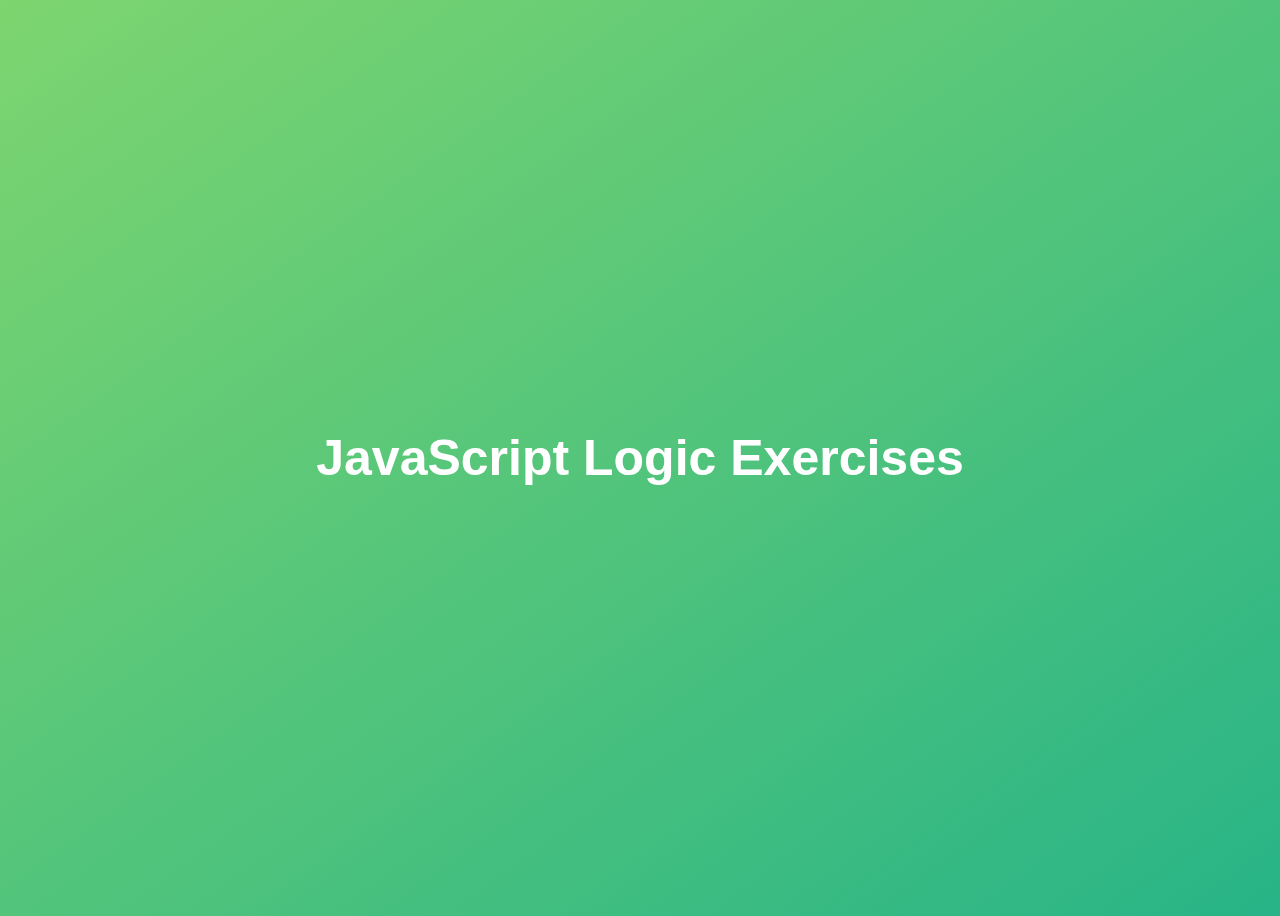
<file: index.html>
<!DOCTYPE html>
<html lang="en">

<head>

  <meta charset="UTF-8" />
  <meta name="viewport" content="width=device-width, initial-scale=1.0" />
  <meta http-equiv="X-UA-Compatible" content="ie=edge" />

  <title> JavaScript Logic Exercises </title>

  <style>
    body {
      height: 100vh;
      display: flex;
      align-items: center;
      background: linear-gradient(to top left, #28b487, #7dd56f);
    }

    h1 {
      font-family: sans-serif;
      font-size: 50px;
      line-height: 1.3;
      width: 100%;
      padding: 30px;
      text-align: center;
      color: white;
    }

    button {
      width: 50px;
      height: 20px;
      margin: 10px;
    }

    textarea {
      width: 300px;
      height: 100px;
    }
  </style>

</head>

<body>

  <h1>
    JavaScript Logic Exercises
  </h1>

  <script src="./codingChallenges/car.js"></script>

</body>

</html>
</file>
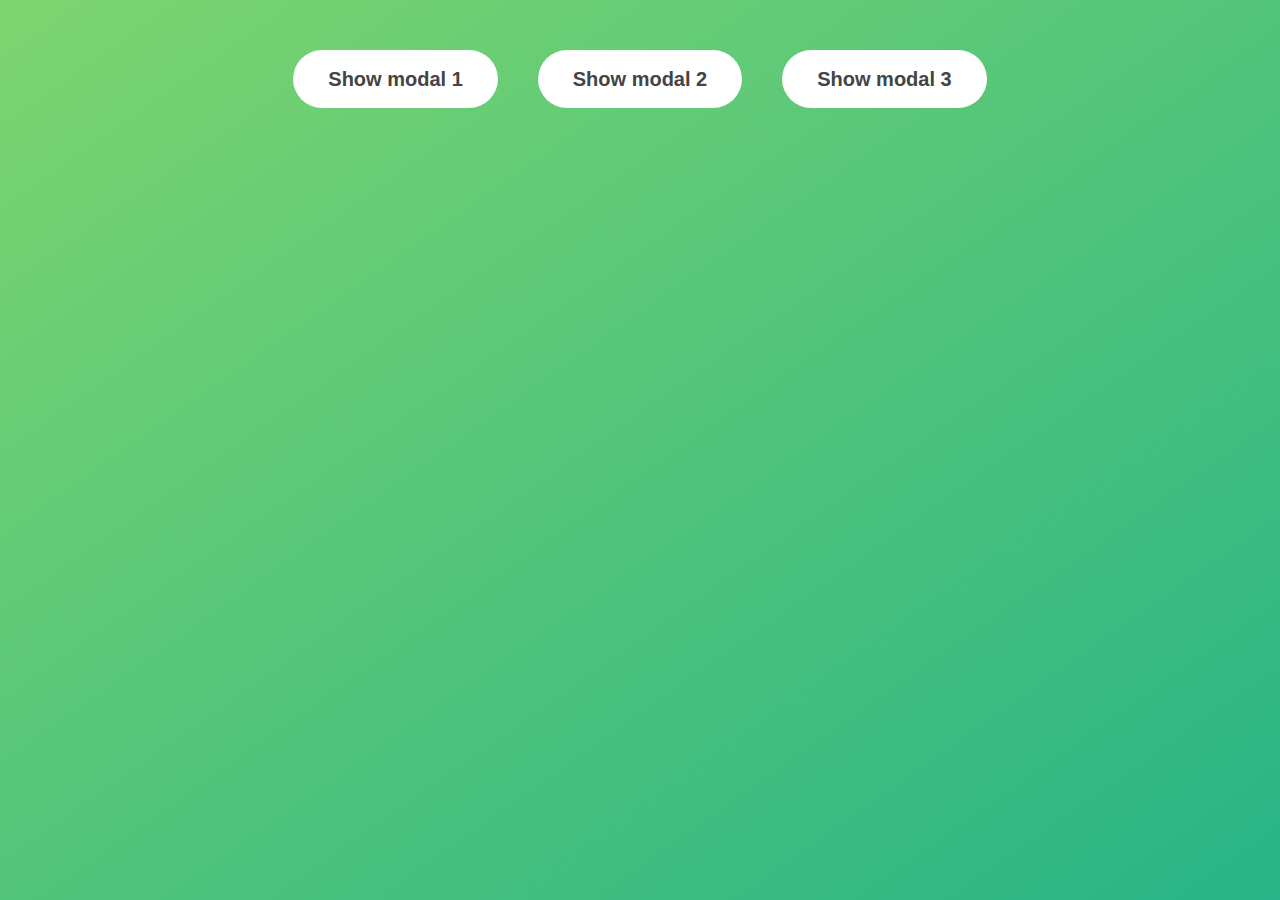
<file: modal/index.html>
<!DOCTYPE html>
<html lang="en">

  <head>

    <meta charset="UTF-8" />
    <meta name="viewport" content="width=device-width, initial-scale=1.0" />
    <meta http-equiv="X-UA-Compatible" content="ie=edge" />
    <link rel="stylesheet" href="style.css" />

    <title> Modal window </title>

  </head>

  <body>

    <button class="open-modal">Show modal 1</button>
    <button class="open-modal">Show modal 2</button>
    <button class="open-modal">Show modal 3</button>

    <div class="modal hidden">

      <button class="close-modal">&times;</button>

      <h1>
        I'm a modal window 😍
      </h1>

      <p>
        Lorem ipsum dolor sit amet, consectetur adipisicing elit, sed do eiusmod
        tempor incididunt ut labore et dolore magna aliqua. Ut enim ad minim
        veniam, quis nostrud exercitation ullamco laboris nisi ut aliquip ex ea
        commodo consequat. Duis aute irure dolor in reprehenderit in voluptate
        velit esse cillum dolore eu fugiat nulla pariatur. Excepteur sint
        occaecat cupidatat non proident, sunt in culpa qui officia deserunt
        mollit anim id est laborum.
      </p>

    </div>

    <div class="overlay hidden"></div>

    <script src="script.js"></script>

  </body>

</html>
</file>
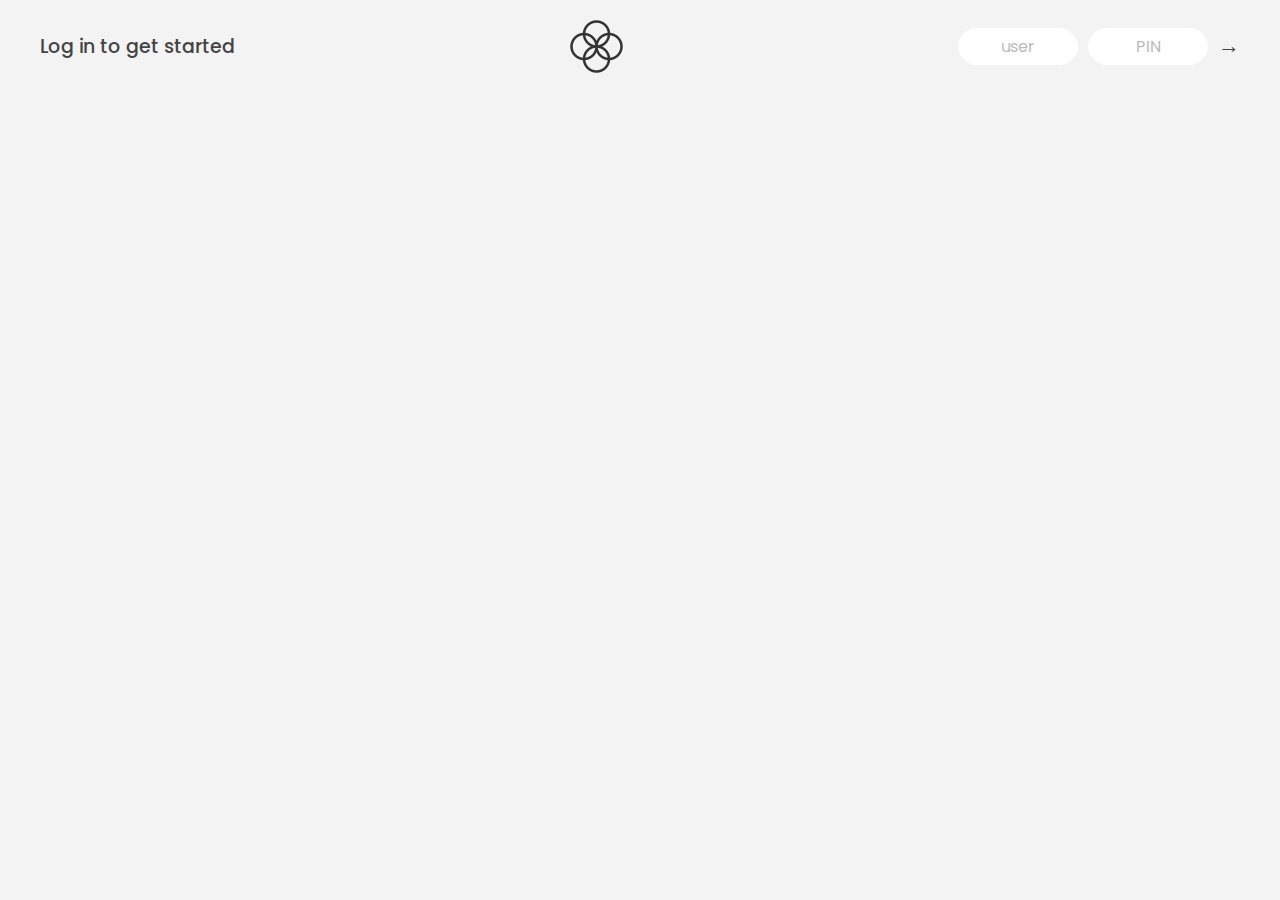
<file: apps/bank/index.html>
<!DOCTYPE html>
<html lang="en">

<head>

  <meta charset="UTF-8" />
  <meta name="viewport" content="width=device-width, initial-scale=1.0" />
  <meta http-equiv="X-UA-Compatible" content="ie=edge" />

  <link rel="shortcut icon" type="image/png" href="/icon.png" />
  <link href="https://fonts.googleapis.com/css?family=Poppins:400,500,600&display=swap" rel="stylesheet" />
  <link rel="stylesheet" href="./style.css" />

  <title> Bank </title>

</head>

<body>

  <!-- TOP NAVIGATION -->
  <nav>

    <p class="welcome">
      Log in to get started
    </p>

    <img src="logo.png" alt="Logo" class="logo" />

    <form class="login">

      <input type="text" placeholder="user" class="login__input login__input--user" />
      <input type="text" placeholder="PIN" maxlength="4" class="login__input login__input--pin" />
      <button class="login__btn">&rarr;</button>

    </form>

  </nav>

  <main class="app">

    <!-- BALANCE -->
    <div class="balance">

      <div>

        <p class="balance__label">
          Current balance
        </p>

        <p class="balance__date">
          As of <span class="date">05/03/2037</span>
        </p>

      </div>

      <p class="balance__value">0000€</p>

    </div>

    <!-- MOVEMENTS -->
    <div class="movements">

      <div class="movements__row">

        <div class="movements__type movements__type--deposit">
          2 deposit
        </div>

        <div class="movements__date">3 days ago</div>
        <div class="movements__value">4 000€</div>

      </div>

      <div class="movements__row">

        <div class="movements__type movements__type--withdrawal">
          1 withdrawal
        </div>

        <div class="movements__date">24/01/2037</div>
        <div class="movements__value">-378€</div>

      </div>

    </div>

    <!-- SUMMARY -->
    <div class="summary">

      <p class="summary__label">In</p>
      <p class="summary__value summary__value--in">0000€</p>
      <p class="summary__label">Out</p>
      <p class="summary__value summary__value--out">0000€</p>
      <p class="summary__label">Interest</p>
      <p class="summary__value summary__value--interest">0000€</p>

      <button class="btn--sort">&downarrow; SORT</button>

    </div>

    <!-- OPERATION: TRANSFERS -->
    <div class="operation operation--transfer">

      <h2>
        Transfer money
      </h2>

      <form class="form form--transfer">

        <input type="text" class="form__input form__input--to" />
        <input type="number" class="form__input form__input--amount" />
        <button class="form__btn form__btn--transfer">&rarr;</button>

        <label class="form__label">Transfer to</label>
        <label class="form__label">Amount</label>

      </form>

    </div>

    <!-- OPERATION: LOAN -->
    <div class="operation operation--loan">

      <h2>
        Request loan
      </h2>

      <form class="form form--loan">

        <input type="number" class="form__input form__input--loan-amount" />
        <button class="form__btn form__btn--loan">&rarr;</button>

        <label class="form__label form__label--loan">Amount</label>

      </form>

    </div>

    <!-- OPERATION: CLOSE -->
    <div class="operation operation--close">

      <h2>
        Close account
      </h2>

      <form class="form form--close">

        <input type="text" class="form__input form__input--user" />
        <input type="password" maxlength="6" class="form__input form__input--pin" />
        <button class="form__btn form__btn--close">&rarr;</button>

        <label class="form__label">Confirm user</label>
        <label class="form__label">Confirm PIN</label>

      </form>

    </div>

    <!-- LOGOUT TIMER -->
    <p class="logout-timer">
      You will be logged out in <span class="timer">05:00</span>
    </p>

  </main>

  <script src="./script.js"></script>

</body>

</html>
</file>
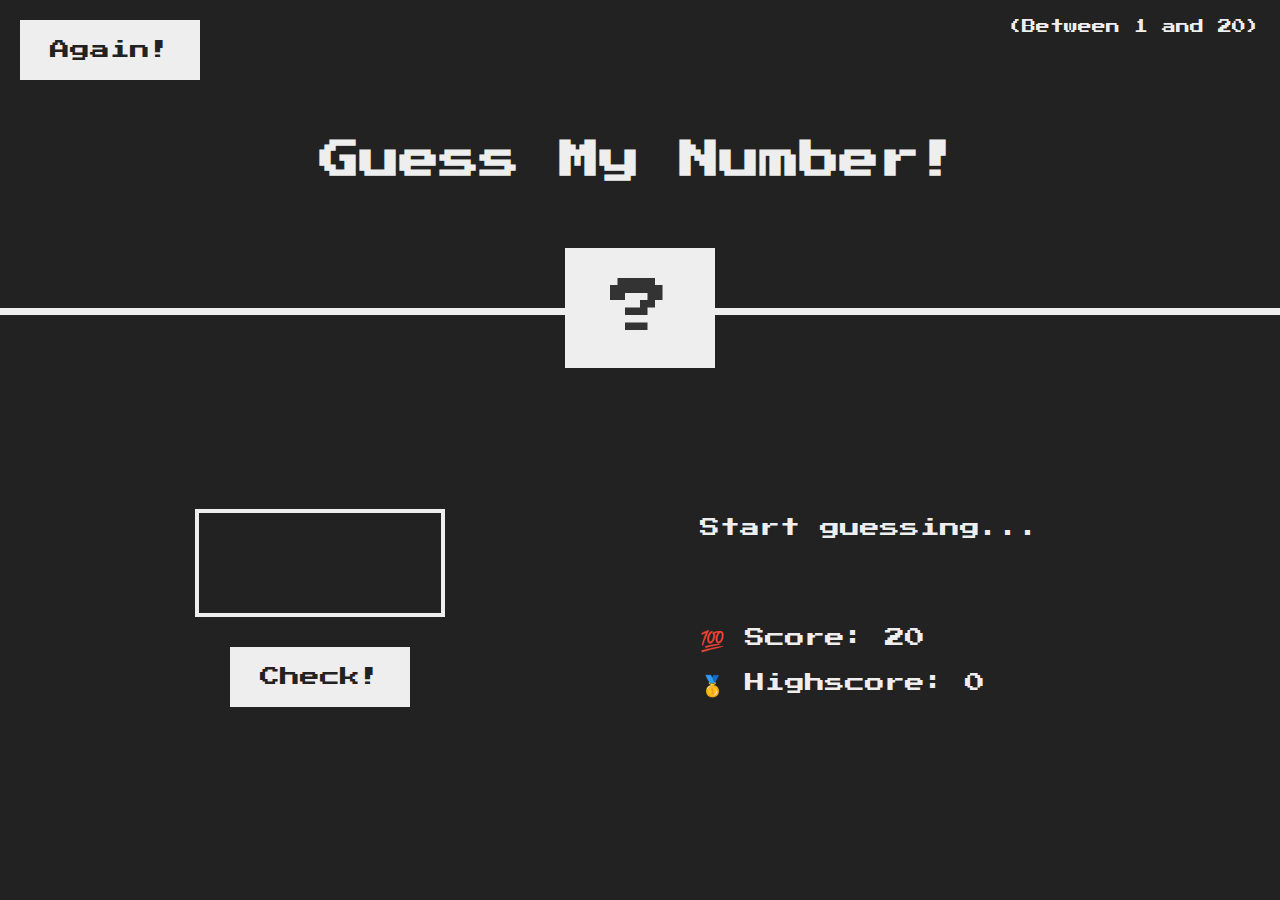
<file: apps/guessMyNumber/index.html>
<!DOCTYPE html>
<html lang="en">

  <head>

    <meta charset="UTF-8" />
    <meta name="viewport" content="width=device-width, initial-scale=1.0" />
    <meta http-equiv="X-UA-Compatible" content="ie=edge" />

    <link rel="stylesheet" href="style.css" />
    <title> Guess My Number! </title>

  </head>

  <body>

    <header>

      <h1>
        Guess My Number!
      </h1>

      <p class="between">
        (Between 1 and 20)
      </p>

      <button class="btn again">
        Again!
      </button>

      <div class="number">?</div>

    </header>

    <main>

      <section class="left">

        <input type="number" class="guess" />
        <button class="btn check">
          Check!
        </button>

      </section>

      <section class="right">

        <p class="message">
          Start guessing...
        </p>

        <p class="label-score">
          💯 Score: <span class="score">20</span>
        </p>

        <p class="label-highscore">
          🥇 Highscore: <span class="highscore">0</span>
        </p>

      </section>

    </main>

    <script src="script.js"></script>

  </body>

</html>
</file>
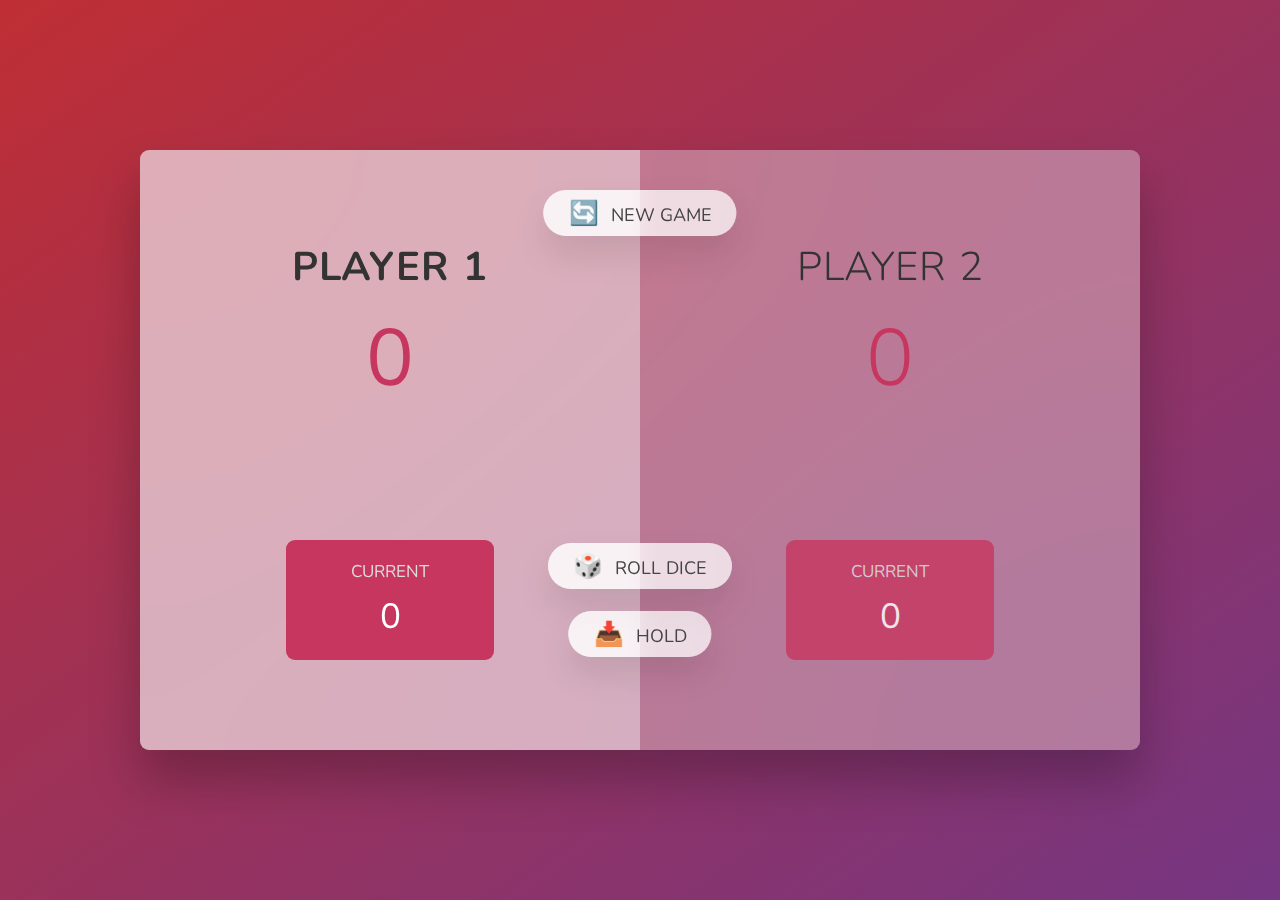
<file: apps/pigGame/index.html>
<!DOCTYPE html>
<html lang="en">

<head>

  <meta charset="UTF-8" />
  <meta name="viewport" content="width=device-width, initial-scale=1.0" />
  <meta http-equiv="X-UA-Compatible" content="ie=edge" />
  <link rel="stylesheet" href="style.css" />

  <title> Pig Game </title>

</head>

<body>

  <main>

    <section class="player player--0 player--active">

      <h2 class="name" id="name--0">Player 1</h2>
      <p class="score" id="score--0">43</p>

      <div class="current">
        <p class="current-label">Current</p>
        <p class="current-score" id="current--0">0</p>
      </div>

    </section>

    <section class="player player--1">

      <h2 class="name" id="name--1">Player 2</h2>
      <p class="score" id="score--1">24</p>

      <div class="current">
        <p class="current-label">Current</p>
        <p class="current-score" id="current--1">0</p>
      </div>

    </section>

    <img src="dice-5.png" alt="Playing dice" class="dice" />

    <button class="btn btn--new">🔄 New game</button>
    <button class="btn btn--roll">🎲 Roll dice</button>
    <button class="btn btn--hold">📥 Hold</button>

  </main>

  <script src="script.js"></script>

</body>

</html>
</file>
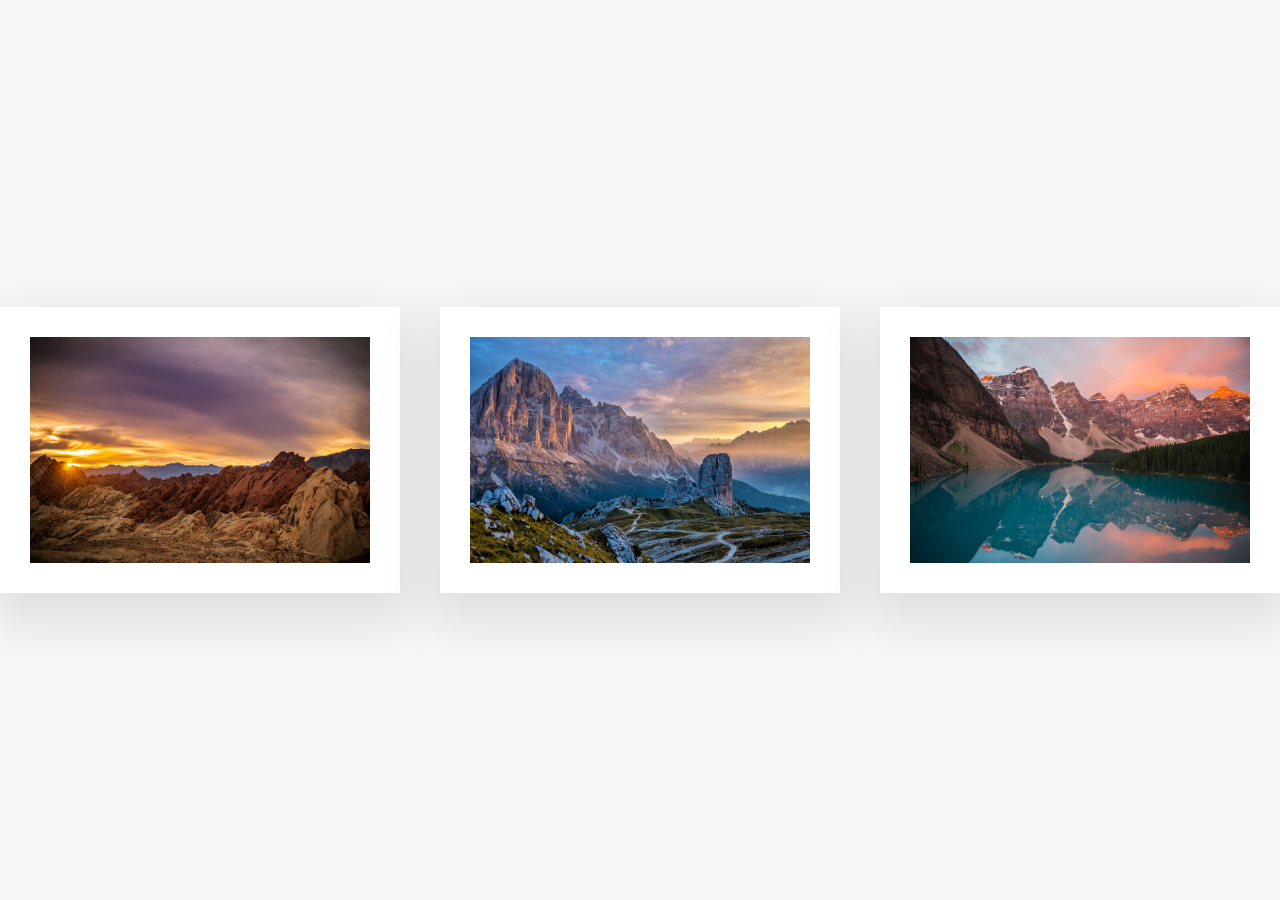
<file: codingChallenges/createImage/index.html>
<!DOCTYPE html>
<html lang="en">

<head>
  <meta charset="UTF-8" />
  <meta name="viewport" content="width=device-width, initial-scale=1.0" />
  <meta http-equiv="X-UA-Compatible" content="ie=edge" />
  <link rel="stylesheet" href="style.css" />
  <script defer src="script.js"></script>
  <title>Asynchronous JavaScript</title>
</head>

<body>
  <main class="container">
    <div class="images"></div>
  </main>
</body>

</html>
</file>
<file: modal/style.css>
* {
  margin: 0;
  padding: 0;
  box-sizing: inherit;
}

html {
  font-size: 62.5%;
  box-sizing: border-box;
}

body {
  font-family: sans-serif;
  color: #333;
  line-height: 1.5;
  height: 100vh;
  position: relative;
  display: flex;
  align-items: flex-start;
  justify-content: center;
  background: linear-gradient(to top left, #28b487, #7dd56f);
}

.open-modal {
  font-size: 2rem;
  font-weight: 600;
  padding: 1.75rem 3.5rem;
  margin: 5rem 2rem;
  border: none;
  background-color: #fff;
  color: #444;
  border-radius: 10rem;
  cursor: pointer;
}

.close-modal {
  position: absolute;
  top: 1.2rem;
  right: 2rem;
  font-size: 5rem;
  color: #333;
  cursor: pointer;
  border: none;
  background: none;
}

h1 {
  font-size: 2.5rem;
  margin-bottom: 2rem;
}

p {
  font-size: 1.8rem;
}

/* -------------------------- */
/* CLASSES TO MAKE MODAL WORK */
.hidden {
  display: none;
}

.modal {
  position: absolute;
  top: 50%;
  left: 50%;
  transform: translate(-50%, -50%);
  width: 70%;

  background-color: white;
  padding: 6rem;
  border-radius: 5px;
  box-shadow: 0 3rem 5rem rgba(0, 0, 0, 0.3);
  z-index: 10;
}

.overlay {
  position: absolute;
  top: 0;
  left: 0;
  width: 100%;
  height: 100%;
  background-color: rgba(0, 0, 0, 0.6);
  backdrop-filter: blur(3px);
  z-index: 5;
}
</file>
<file: apps/bank/style.css>
* {
  margin: 0;
  padding: 0;
  box-sizing: inherit;
}

html {
  font-size: 62.5%;
  box-sizing: border-box;
}

body {
  font-family: "Poppins", sans-serif;
  color: #444;
  background-color: #f3f3f3;
  height: 100vh;
  padding: 2rem;
}

nav {
  display: flex;
  justify-content: space-between;
  align-items: center;
  padding: 0 2rem;
}

.welcome {
  font-size: 1.9rem;
  font-weight: 500;
}

.logo {
  height: 5.25rem;
}

.login {
  display: flex;
}

.login__input {
  border: none;
  padding: 0.5rem 2rem;
  font-size: 1.6rem;
  font-family: inherit;
  text-align: center;
  width: 12rem;
  border-radius: 10rem;
  margin-right: 1rem;
  color: inherit;
  border: 1px solid #fff;
  transition: all 0.3s;
}

.login__input:focus {
  outline: none;
  border: 1px solid #ccc;
}

.login__input::placeholder {
  color: #bbb;
}

.login__btn {
  border: none;
  background: none;
  font-size: 2.2rem;
  color: inherit;
  cursor: pointer;
  transition: all 0.3s;
}

.login__btn:hover,
.login__btn:focus,
.btn--sort:hover,
.btn--sort:focus {
  outline: none;
  color: #777;
}

/* MAIN */
.app {
  position: relative;
  max-width: 100rem;
  margin: 4rem auto;
  display: grid;
  grid-template-columns: 4fr 3fr;
  grid-template-rows: auto repeat(3, 15rem) auto;
  gap: 2rem;

  opacity: 0;
  transition: all 1s;
}

.balance {
  grid-column: 1 / span 2;
  display: flex;
  align-items: flex-end;
  justify-content: space-between;
  margin-bottom: 2rem;
}

.balance__label {
  font-size: 2.2rem;
  font-weight: 500;
  margin-bottom: -0.2rem;
}

.balance__date {
  font-size: 1.4rem;
  color: #888;
}

.balance__value {
  font-size: 4.5rem;
  font-weight: 400;
}

/* MOVEMENTS */
.movements {
  grid-row: 2 / span 3;
  background-color: #fff;
  border-radius: 1rem;
  overflow: scroll;
}

.movements__row {
  padding: 2.25rem 4rem;
  display: flex;
  align-items: center;
  border-bottom: 1px solid #eee;
}

.movements__type {
  font-size: 1.1rem;
  text-transform: uppercase;
  font-weight: 500;
  color: #fff;
  padding: 0.1rem 1rem;
  border-radius: 10rem;
  margin-right: 2rem;
}

.movements__date {
  font-size: 1.1rem;
  text-transform: uppercase;
  font-weight: 500;
  color: #666;
}

.movements__type--deposit {
  background-image: linear-gradient(to top left, #39b385, #9be15d);
}

.movements__type--withdrawal {
  background-image: linear-gradient(to top left, #e52a5a, #ff585f);
}

.movements__value {
  font-size: 1.7rem;
  margin-left: auto;
}

/* SUMMARY */
.summary {
  grid-row: 5 / 6;
  display: flex;
  align-items: baseline;
  padding: 0 0.3rem;
  margin-top: 1rem;
}

.summary__label {
  font-size: 1.2rem;
  font-weight: 500;
  text-transform: uppercase;
  margin-right: 0.8rem;
}

.summary__value {
  font-size: 2.2rem;
  margin-right: 2.5rem;
}

.summary__value--in,
.summary__value--interest {
  color: #66c873;
}

.summary__value--out {
  color: #f5465d;
}

.btn--sort {
  margin-left: auto;
  border: none;
  background: none;
  font-size: 1.3rem;
  font-weight: 500;
  cursor: pointer;
}

/* OPERATIONS */
.operation {
  border-radius: 1rem;
  padding: 3rem 4rem;
  color: #333;
}

.operation--transfer {
  background-image: linear-gradient(to top left, #ffb003, #ffcb03);
}

.operation--loan {
  background-image: linear-gradient(to top left, #39b385, #9be15d);
}

.operation--close {
  background-image: linear-gradient(to top left, #e52a5a, #ff585f);
}

h2 {
  margin-bottom: 1.5rem;
  font-size: 1.7rem;
  font-weight: 600;
  color: #333;
}

.form {
  display: grid;
  grid-template-columns: 2.5fr 2.5fr 1fr;
  grid-template-rows: auto auto;
  gap: 0.4rem 1rem;
}

/* Exceptions for interest */
.form.form--loan {
  grid-template-columns: 2.5fr 1fr 2.5fr;
}
.form__label--loan {
  grid-row: 2;
}
/* End exceptions */

.form__input {
  width: 100%;
  border: none;
  background-color: rgba(255, 255, 255, 0.4);
  font-family: inherit;
  font-size: 1.5rem;
  text-align: center;
  color: #333;
  padding: 0.3rem 1rem;
  border-radius: 0.7rem;
  transition: all 0.3s;
}

.form__input:focus {
  outline: none;
  background-color: rgba(255, 255, 255, 0.6);
}

.form__label {
  font-size: 1.3rem;
  text-align: center;
}

.form__btn {
  border: none;
  border-radius: 0.7rem;
  font-size: 1.8rem;
  background-color: #fff;
  cursor: pointer;
  transition: all 0.3s;
}

.form__btn:focus {
  outline: none;
  background-color: rgba(255, 255, 255, 0.8);
}

.logout-timer {
  padding: 0 0.3rem;
  margin-top: 1.9rem;
  text-align: right;
  font-size: 1.25rem;
}

.timer {
  font-weight: 600;
}
</file>
<file: apps/guessMyNumber/style.css>
@import url('https://fonts.googleapis.com/css?family=Press+Start+2P&display=swap');

* {
  margin: 0;
  padding: 0;
  box-sizing: inherit;
}

html {
  font-size: 62.5%;
  box-sizing: border-box;
}

body {
  font-family: 'Press Start 2P', sans-serif;
  color: #eee;
  background-color: #222;
}

/* LAYOUT */
header {
  position: relative;
  height: 35vh;
  border-bottom: 7px solid #eee;
}

main {
  height: 65vh;
  color: #eee;
  display: flex;
  align-items: center;
  justify-content: space-around;
}

.left {
  width: 52rem;
  display: flex;
  flex-direction: column;
  align-items: center;
}

.right {
  width: 52rem;
  font-size: 2rem;
}

/* ELEMENTS STYLE */
h1 {
  font-size: 4rem;
  text-align: center;
  position: absolute;
  width: 100%;
  top: 52%;
  left: 50%;
  transform: translate(-50%, -50%);
}

.number {
  background: #eee;
  color: #333;
  font-size: 6rem;
  width: 15rem;
  padding: 3rem 0rem;
  text-align: center;
  position: absolute;
  bottom: 0;
  left: 50%;
  transform: translate(-50%, 50%);
}

.between {
  font-size: 1.4rem;
  position: absolute;
  top: 2rem;
  right: 2rem;
}

.again {
  position: absolute;
  top: 2rem;
  left: 2rem;
}

.guess {
  background: none;
  border: 4px solid #eee;
  font-family: inherit;
  color: inherit;
  font-size: 5rem;
  padding: 2.5rem;
  width: 25rem;
  text-align: center;
  display: block;
  margin-bottom: 3rem;
}

.btn {
  border: none;
  background-color: #eee;
  color: #222;
  font-size: 2rem;
  font-family: inherit;
  padding: 2rem 3rem;
  cursor: pointer;
}

.btn:hover {
  background-color: #ccc;
}

.message {
  margin-bottom: 8rem;
  height: 3rem;
}

.label-score {
  margin-bottom: 2rem;
}
</file>
<file: apps/pigGame/style.css>
@import url('https://fonts.googleapis.com/css2?family=Nunito&display=swap');

* {
  margin: 0;
  padding: 0;
  box-sizing: inherit;
}

html {
  font-size: 62.5%;
  box-sizing: border-box;
}

body {
  font-family: 'Nunito', sans-serif;
  font-weight: 400;
  height: 100vh;
  color: #333;
  background-image: linear-gradient(to top left, #753682 0%, #bf2e34 100%);
  display: flex;
  align-items: center;
  justify-content: center;
}

/* LAYOUT */
main {
  position: relative;
  width: 100rem;
  height: 60rem;
  background-color: rgba(255, 255, 255, 0.35);
  backdrop-filter: blur(200px);
  filter: blur();
  box-shadow: 0 3rem 5rem rgba(0, 0, 0, 0.25);
  border-radius: 9px;
  overflow: hidden;
  display: flex;
}

.player {
  flex: 50%;
  padding: 9rem;
  display: flex;
  flex-direction: column;
  align-items: center;
  transition: all 0.75s;
}

/* ELEMENTS */
.name {
  position: relative;
  font-size: 4rem;
  text-transform: uppercase;
  letter-spacing: 1px;
  word-spacing: 2px;
  font-weight: 300;
  margin-bottom: 1rem;
}

.score {
  font-size: 8rem;
  font-weight: 300;
  color: #c7365f;
  margin-bottom: auto;
}

.player--active {
  background-color: rgba(255, 255, 255, 0.4);
}
.player--active .name {
  font-weight: 700;
}
.player--active .score {
  font-weight: 400;
}

.player--active .current {
  opacity: 1;
}

.current {
  background-color: #c7365f;
  opacity: 0.8;
  border-radius: 9px;
  color: #fff;
  width: 65%;
  padding: 2rem;
  text-align: center;
  transition: all 0.75s;
}

.current-label {
  text-transform: uppercase;
  margin-bottom: 1rem;
  font-size: 1.7rem;
  color: #ddd;
}

.current-score {
  font-size: 3.5rem;
}

/* ABSOLUTE POSITIONED ELEMENTS */
.btn {
  position: absolute;
  left: 50%;
  transform: translateX(-50%);
  color: #444;
  background: none;
  border: none;
  font-family: inherit;
  font-size: 1.8rem;
  text-transform: uppercase;
  cursor: pointer;
  font-weight: 400;
  transition: all 0.2s;

  background-color: white;
  background-color: rgba(255, 255, 255, 0.6);
  backdrop-filter: blur(10px);

  padding: 0.7rem 2.5rem;
  border-radius: 50rem;
  box-shadow: 0 1.75rem 3.5rem rgba(0, 0, 0, 0.1);
}

.btn::first-letter {
  font-size: 2.4rem;
  display: inline-block;
  margin-right: 0.7rem;
}

.btn--new {
  top: 4rem;
}
.btn--roll {
  top: 39.3rem;
}
.btn--hold {
  top: 46.1rem;
}

.btn:active {
  transform: translate(-50%, 3px);
  box-shadow: 0 1rem 2rem rgba(0, 0, 0, 0.15);
}

.btn:focus {
  outline: none;
}

.dice {
  position: absolute;
  left: 50%;
  top: 16.5rem;
  transform: translateX(-50%);
  height: 10rem;
  box-shadow: 0 2rem 5rem rgba(0, 0, 0, 0.2);
}

.player--winner {
  background-color: #2f2f2f;
}

.player--winner .name {
  font-weight: 700;
  color: #c7365f;
}

.hidden {
  display: none;
}
</file>
<file: codingChallenges/createImage/style.css>
* {
  margin: 0;
  padding: 0;
  box-sizing: inherit;
}

html {
  font-size: 62.5%;
  box-sizing: border-box;
}

body {
  font-family: system-ui;
  color: #555;
  background-color: #f7f7f7;
  min-height: 100vh;

  display: flex;
  align-items: center;
  justify-content: center;
}

.images {
  display: flex;
}

.images img {
  display: block;
  width: 80rem;
  margin: 4rem;
}

.images img.parallel {
  width: 40rem;
  margin: 2rem;
  border: 3rem solid white;
  box-shadow: 0 2rem 5rem 1rem rgba(0, 0, 0, 0.1);
}
</file>
